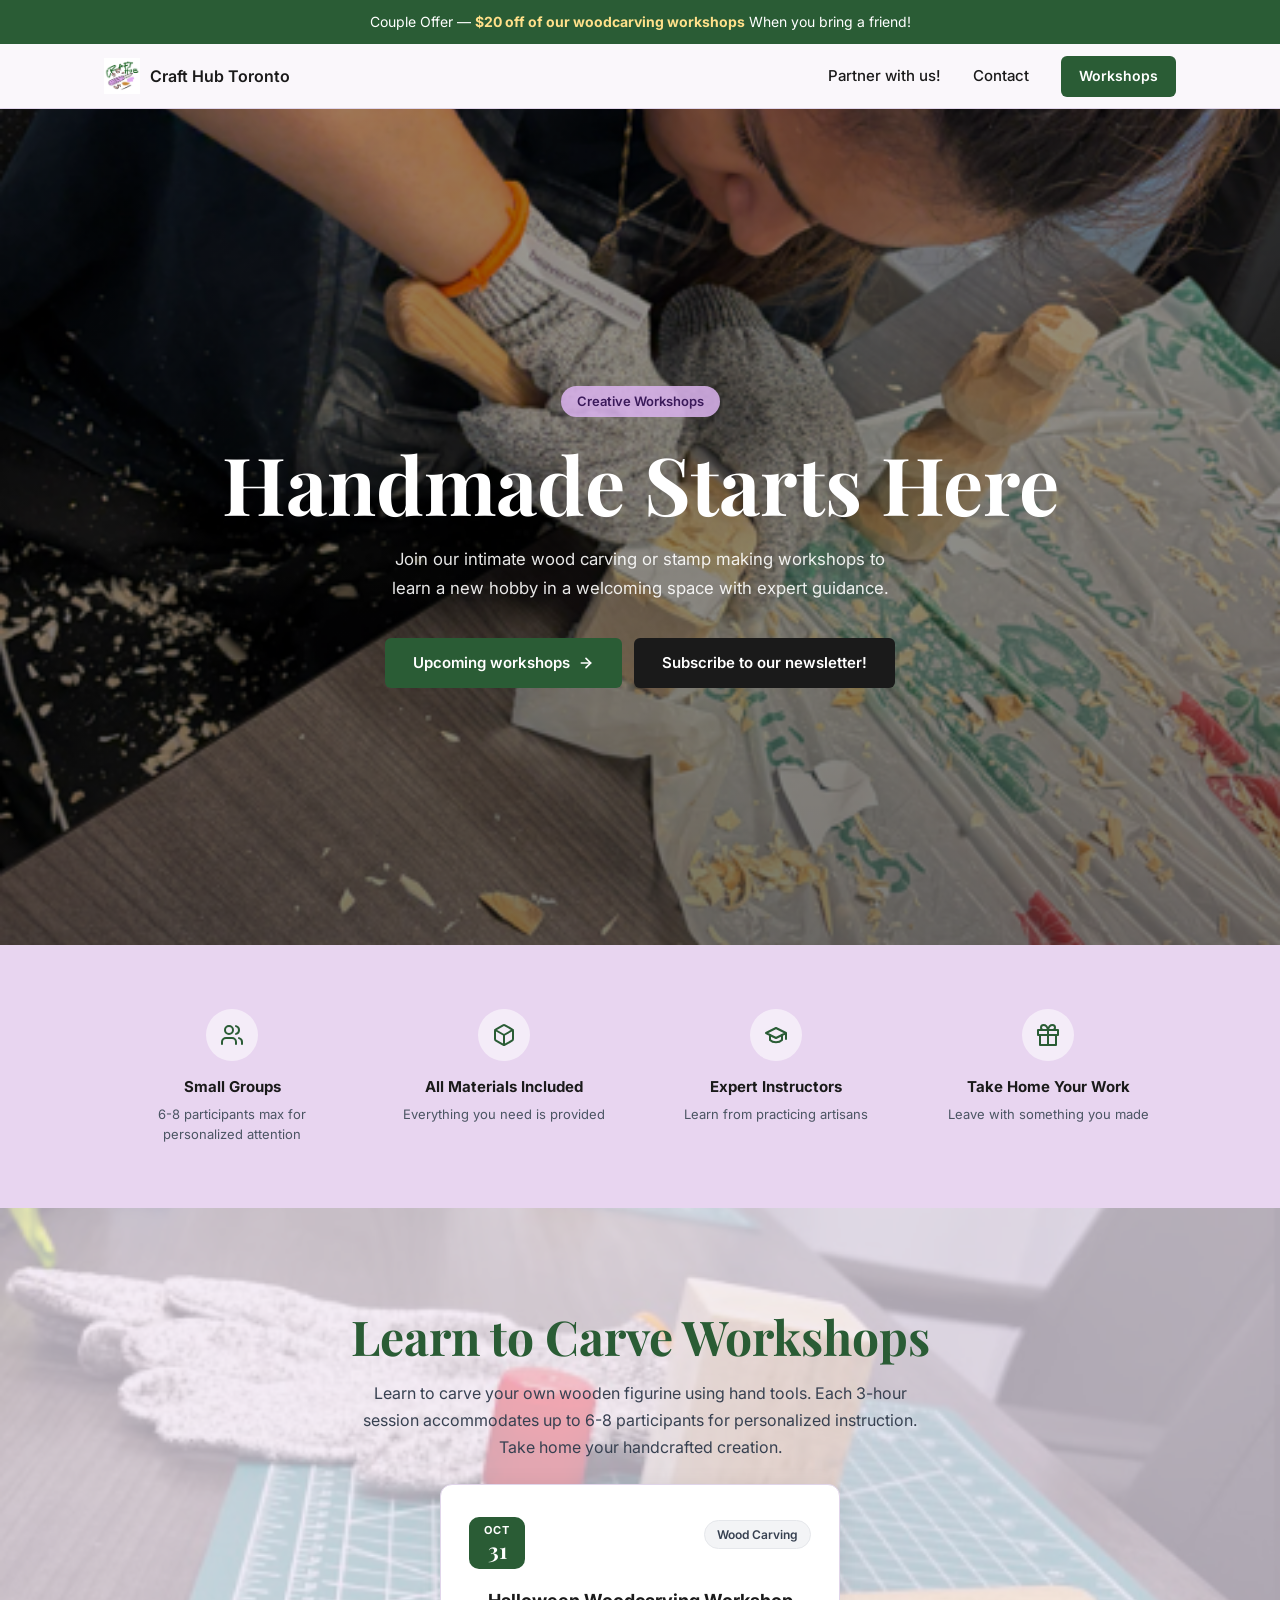
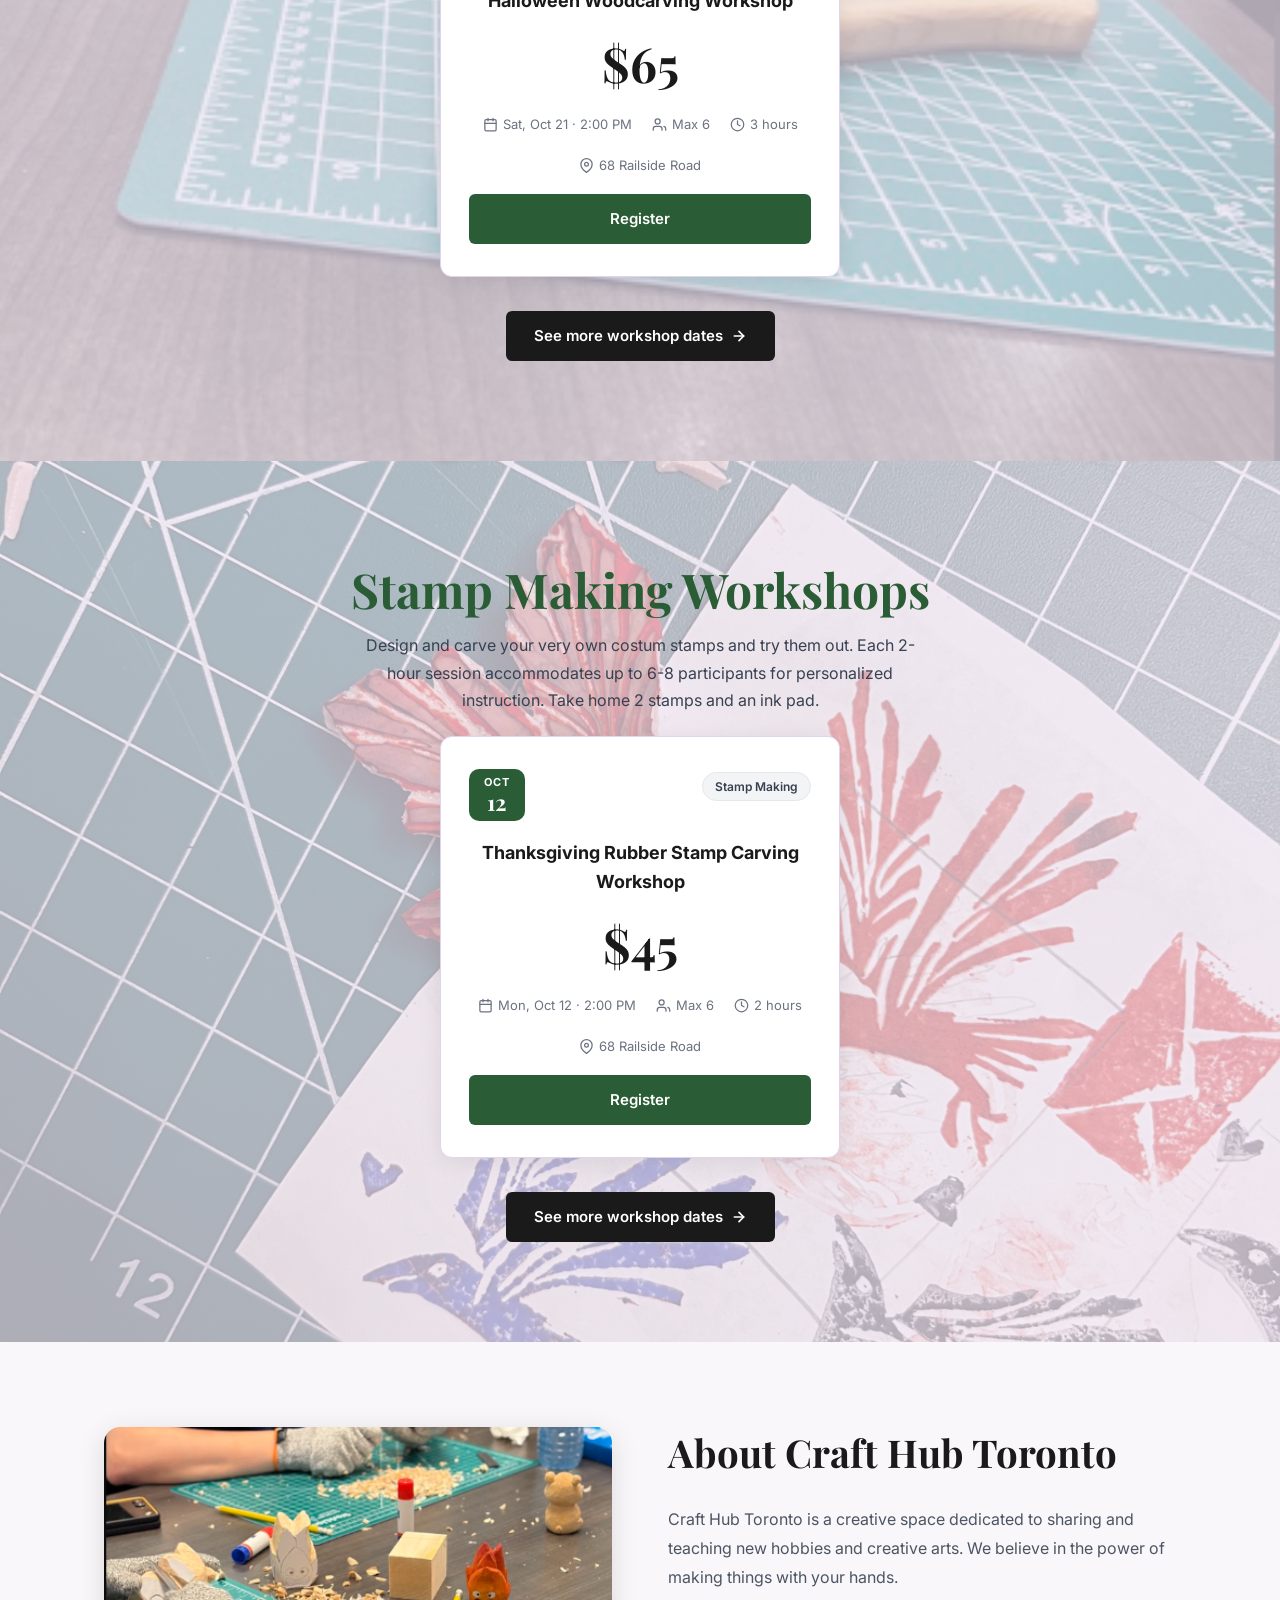
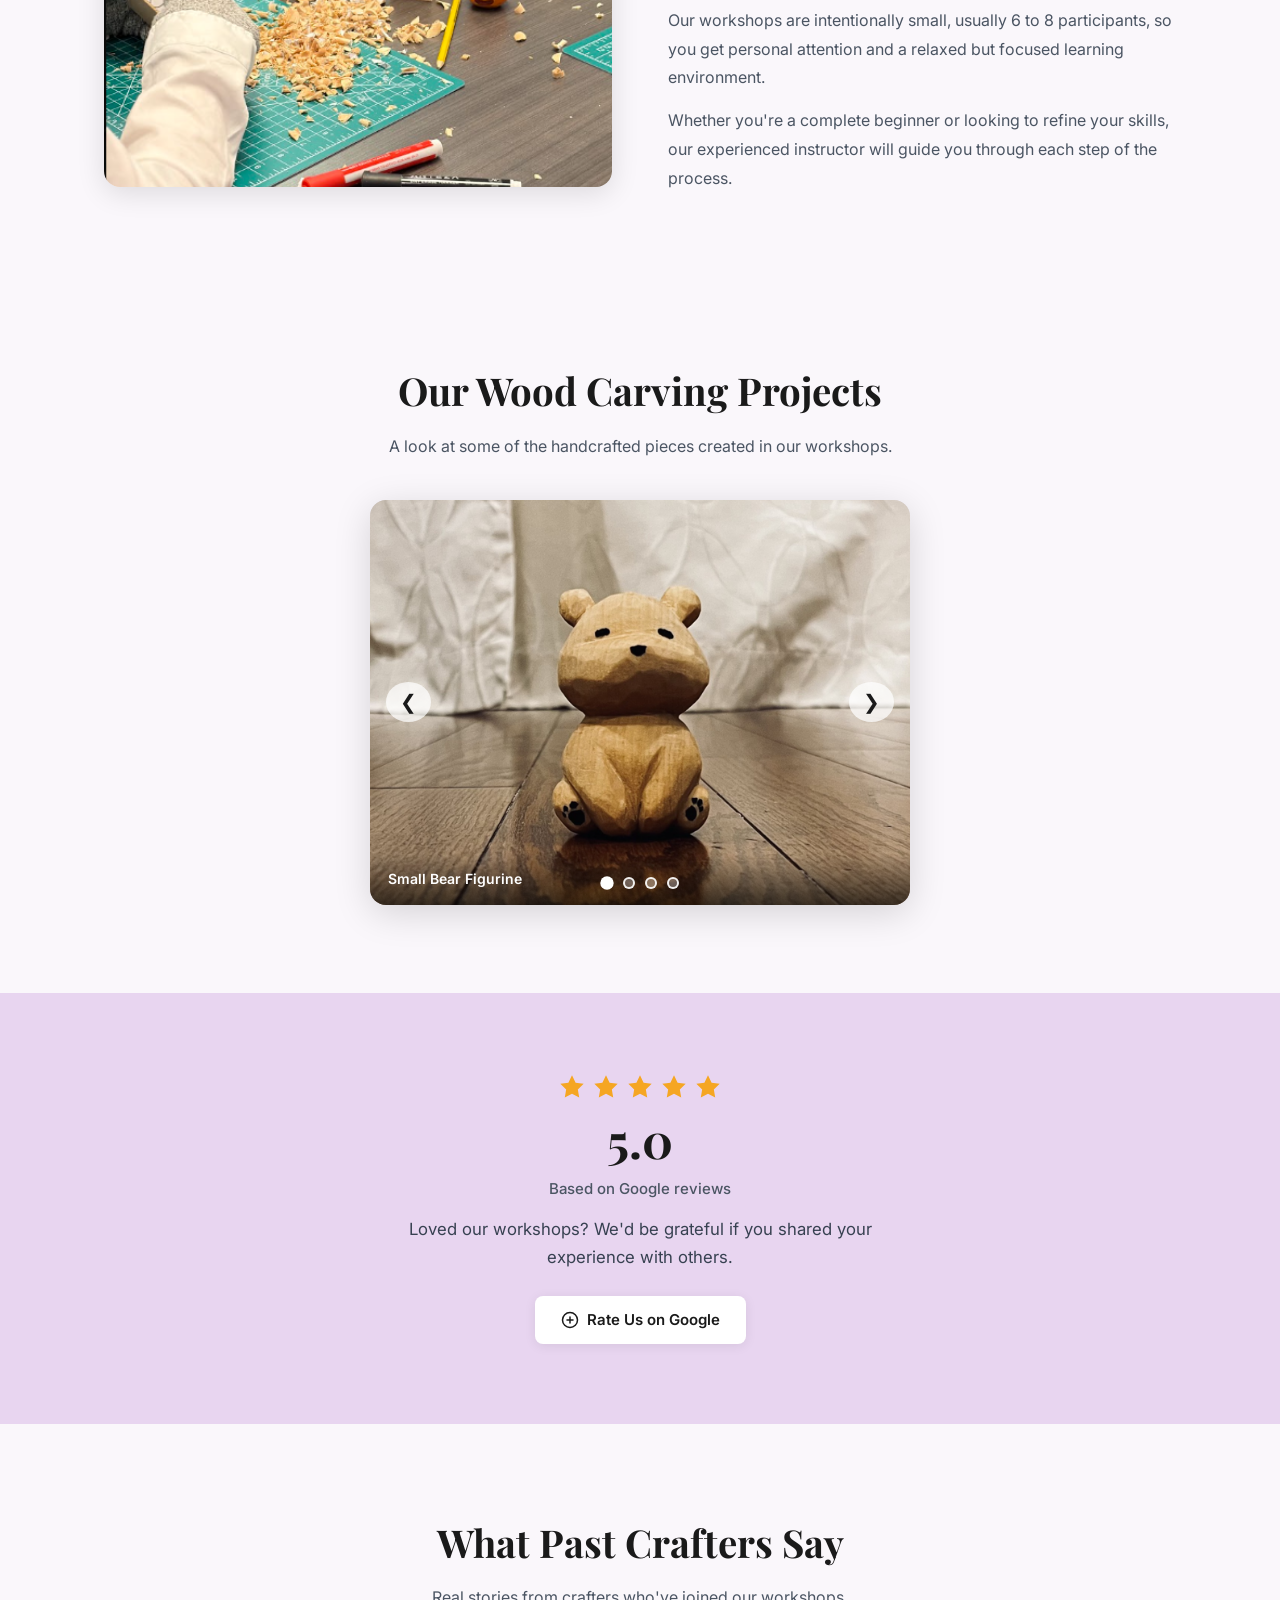
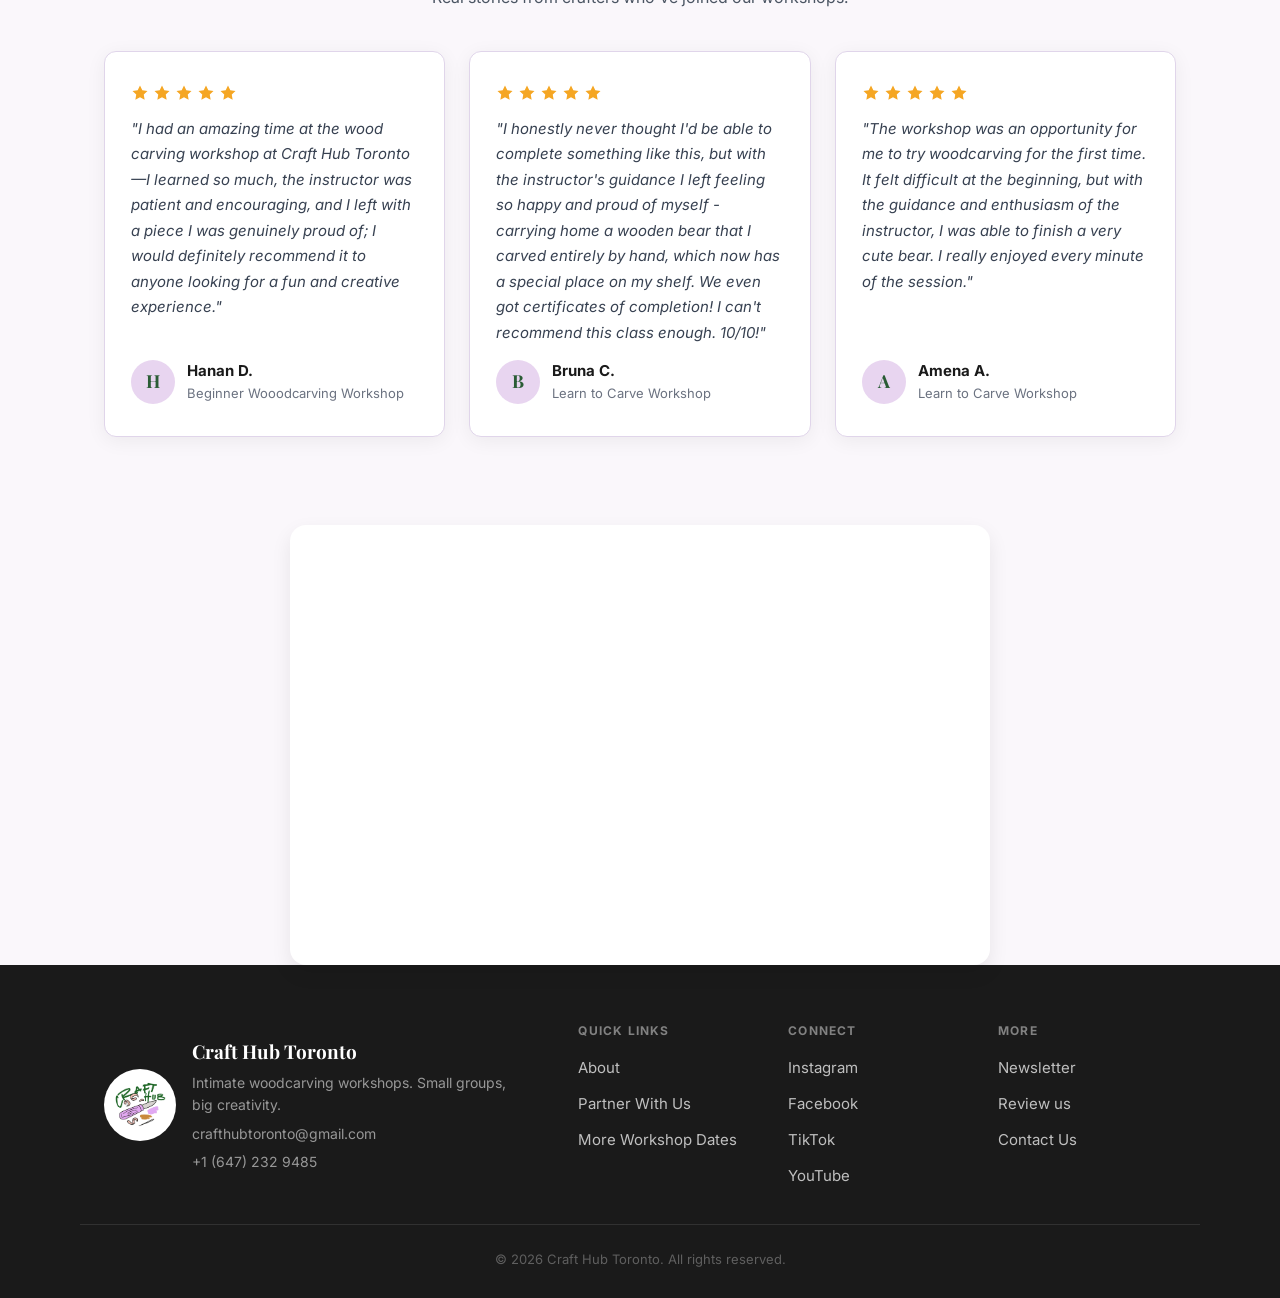
<file: index.html>
<!DOCTYPE html>
<html lang="en">
<head> 
  <meta charset="UTF-8" />  
  <meta name="viewport" content="width=device-width, initial-scale=1.0" />
  <title>Craft Hub Toronto | Woodcarving & Stamp Making Workshops</title>
  <meta name="description" content="Join our beginner woodcarving workshops at Craft Hub Toronto. Small groups, expert instruction, all materials provided." />
  <link rel="icon" type="image/x-icon" href="photos/favicon.ico">
  <link rel="stylesheet" href="style.css" />
  <link rel="preconnect" href="https://fonts.googleapis.com" />
  <link rel="preconnect" href="https://fonts.gstatic.com" crossorigin />
  <link href="https://fonts.googleapis.com/css2?family=Inter:wght@400;500;600;700&family=Playfair+Display:wght@600;700&display=swap" rel="stylesheet" />
</head>
<body>
  
  <!-- DISCOUNT BAR -->
  <div class="discount-bar">
    <div class="container discount-bar-inner">
      <span class="discount-text">Couple Offer — <strong>$20 off of our woodcarving workshops</strong> When you bring a friend!</span>
    </div>
  </div>
  
  <!-- HEADER -->
  <header class="site-header" id="top">
    <div class="container header-inner">
      <a href="#top" class="logo">
        <img src="photos/Logo.png" alt="Craft Hub Toronto logo" class="logo-img" onerror="this.style.display='none'" />
        <span class="logo-text">Craft Hub Toronto</span>
      </a>
      <nav class="nav-links" id="nav-links">
        <a href="../partnership" class="nav-link">Partner with us!</a>
        <a href="#contact" class="nav-link">Contact</a>
        <a href="https://www.zeffy.com/en-CA/organizations/craft-hub-toronto" target="_blank" class="btn btn-primary btn-sm">Workshops</a>
      </nav>
      <button class="hamburger" id="hamburger" aria-label="Toggle menu">
        <span></span><span></span><span></span>
      </button>
    </div>
  </header>

  <main>

    <!-- HERO -->
    <section class="hero" id="hero">
      <div class="hero-container">
        <img src="photos/Girl_Woodcarving2.png" fetchpriority="high" alt="Woodcarving girl" class="hero-bg" />
        <div class="hero-overlay"></div>
      </div>
      <div class="container hero-content">
        <span class="hero-badge">Creative Workshops</span>
        <h1 class="hero-headline">Handmade Starts Here</h1>
        <p class="hero-subheadline">
          Join our intimate wood carving or stamp making workshops to learn a new hobby in a welcoming space with expert guidance.
        </p>
        <div class="hero-actions">
          <a href="https://www.zeffy.com/en-CA/organizations/craft-hub-toronto" target="_blank" class="btn btn-primary btn-lg">
            Upcoming workshops
            <svg xmlns="http://www.w3.org/2000/svg" width="16" height="16" viewBox="0 0 24 24" fill="none" stroke="currentColor" stroke-width="2.5" stroke-linecap="round" stroke-linejoin="round"><path d="M5 12h14"/><path d="m12 5 7 7-7 7"/></svg>
          </a>
          <a href="#newsletter" class="btn btn-dark btn-lg">Subscribe to our newsletter!</a>
        </div>
      </div>
    </section>

    <!-- FEATURES -->
    <section class="features" id="features">
      <div class="container features-grid">

        <div class="feature-item">
          <div class="feature-icon">
            <svg xmlns="http://www.w3.org/2000/svg" width="24" height="24" viewBox="0 0 24 24" fill="none" stroke="currentColor" stroke-width="2" stroke-linecap="round" stroke-linejoin="round"><path d="M16 21v-2a4 4 0 0 0-4-4H6a4 4 0 0 0-4 4v2"/><circle cx="9" cy="7" r="4"/><path d="M22 21v-2a4 4 0 0 0-3-3.87"/><path d="M16 3.13a4 4 0 0 1 0 7.75"/></svg>
          </div>
          <h3 class="feature-title">Small Groups</h3>
          <p class="feature-desc">6-8 participants max for personalized attention</p>
        </div>

        <div class="feature-item">
          <div class="feature-icon">
            <svg xmlns="http://www.w3.org/2000/svg" width="24" height="24" viewBox="0 0 24 24" fill="none" stroke="currentColor" stroke-width="2" stroke-linecap="round" stroke-linejoin="round"><path d="M21 8a2 2 0 0 0-1-1.73l-7-4a2 2 0 0 0-2 0l-7 4A2 2 0 0 0 3 8v8a2 2 0 0 0 1 1.73l7 4a2 2 0 0 0 2 0l7-4A2 2 0 0 0 21 16Z"/><path d="m3.3 7 8.7 5 8.7-5"/><path d="M12 22V12"/></svg>
          </div>
          <h3 class="feature-title">All Materials Included</h3>
          <p class="feature-desc">Everything you need is provided</p>
        </div>

        <div class="feature-item">
          <div class="feature-icon">
            <svg xmlns="http://www.w3.org/2000/svg" width="24" height="24" viewBox="0 0 24 24" fill="none" stroke="currentColor" stroke-width="2" stroke-linecap="round" stroke-linejoin="round"><path d="M22 10v6M2 10l10-5 10 5-10 5z"/><path d="M6 12v5c3 3 9 3 12 0v-5"/></svg>
          </div>
          <h3 class="feature-title">Expert Instructors</h3>
          <p class="feature-desc">Learn from practicing artisans</p>
        </div>

        <div class="feature-item">
          <div class="feature-icon">
            <svg xmlns="http://www.w3.org/2000/svg" width="24" height="24" viewBox="0 0 24 24" fill="none" stroke="currentColor" stroke-width="2" stroke-linecap="round" stroke-linejoin="round"><polyline points="20 12 20 22 4 22 4 12"/><rect x="2" y="7" width="20" height="5"/><path d="M12 22V7"/><path d="M12 7H7.5a2.5 2.5 0 0 1 0-5C11 2 12 7 12 7z"/><path d="M12 7h4.5a2.5 2.5 0 0 0 0-5C13 2 12 7 12 7z"/></svg>
          </div>
          <h3 class="feature-title">Take Home Your Work</h3>
          <p class="feature-desc">Leave with something you made</p>
        </div>

      </div>
    </section>

    <!-- WORKSHOPS -->
    <section class="workshops" id="workshops">
      <div class="workshops-bg">
        <img src="photos/CuttingmatImage.png" alt="Woodcarving_Setup" class="workshops-img" />
        <div class="workshops-overlay"></div>
      </div>
      <div class="container workshops-content">
        <h2 class="workshops-title">Learn to Carve Workshops</h2>
        <p class="workshops-desc">
          Learn to carve your own wooden figurine using hand tools. Each 3-hour session accommodates up to 6-8 participants for personalized instruction. Take home your handcrafted creation.
        </p>

      
             <div class="workshop-card">
            <div class="workshop-date-row">
              <div class="workshop-date-block">
                <span class="workshop-date-month">OCT</span>
                <span class="workshop-date-day">31</span>
              </div>
              <span class="workshop-type-badge">Wood Carving</span>
            </div>
            <h3 class="workshop-card-title">Halloween Woodcarving Workshop</h3>
            <div class="workshop-price">$65</div>
            <div class="workshop-meta">
              <span class="workshop-meta-item">
                <svg xmlns="http://www.w3.org/2000/svg" width="15" height="15" viewBox="0 0 24 24" fill="none" stroke="currentColor" stroke-width="2" stroke-linecap="round" stroke-linejoin="round"><rect width="18" height="18" x="3" y="4" rx="2"/><path d="M16 2v4M8 2v4M3 10h18"/></svg>
                Sat, Oct 21 · 2:00 PM
              </span>
              <span class="workshop-meta-item">
                <svg xmlns="http://www.w3.org/2000/svg" width="15" height="15" viewBox="0 0 24 24" fill="none" stroke="currentColor" stroke-width="2" stroke-linecap="round" stroke-linejoin="round"><path d="M16 21v-2a4 4 0 0 0-4-4H6a4 4 0 0 0-4 4v2"/><circle cx="9" cy="7" r="4"/><path d="M22 21v-2a4 4 0 0 0-3-3.87"/></svg>
                Max 6
              </span>
              <span class="workshop-meta-item">
                <svg xmlns="http://www.w3.org/2000/svg" width="15" height="15" viewBox="0 0 24 24" fill="none" stroke="currentColor" stroke-width="2" stroke-linecap="round" stroke-linejoin="round"><circle cx="12" cy="12" r="10"/><polyline points="12 6 12 12 16 14"/></svg>
                3 hours
              </span>
               <span class="workshop-meta-item">
              <svg xmlns="http://www.w3.org/2000/svg" width="15" height="15" viewBox="0 0 24 24" fill="none" stroke="currentColor" stroke-width="2" stroke-linecap="round" stroke-linejoin="round"><path d="M21 10c0 7-9 13-9 13s-9-6-9-13a9 9 0 0 1 18 0z"></path><circle cx="12" cy="10" r="3"></circle></svg>
               68 Railside Road
              </span>
            </div>
            <a href="https://www.zeffy.com/en-CA/ticketing/learn-to-carve-workshop-halloween" target="_blank" class="btn btn-primary btn-lg btn-full">Register</a>
          </div>

         <a href="https://www.zeffy.com/en-CA/organizations/craft-hub-toronto" class="btn btn-dark btn-lg view-dates-link">
          See more workshop dates
          <svg xmlns="http://www.w3.org/2000/svg" width="16" height="16" viewBox="0 0 24 24" fill="none" stroke="currentColor" stroke-width="2.5" stroke-linecap="round" stroke-linejoin="round"><path d="M5 12h14"/><path d="m12 5 7 7-7 7"/></svg>
        </a>
      </div>
    </section>


        <section class="workshops" id="workshops">
      <div class="workshops-bg">
        <img src="photos/stamp4.jpeg" alt="Stampcarving_example" class="workshops-img" />
        <div class="workshops-overlay"></div>
      </div>
      <div class="container workshops-content">
        <h2 class="workshops-title">Stamp Making Workshops</h2>
        <p class="workshops-desc">
          Design and carve your very own costum stamps and try them out. Each 2-hour session accommodates up to 6-8 participants for personalized instruction. Take home 2 stamps and an ink pad.
        </p>

      
             <div class="workshop-card">
            <div class="workshop-date-row">
              <div class="workshop-date-block">
                <span class="workshop-date-month">OCT</span>
                <span class="workshop-date-day">12</span>
              </div>
              <span class="workshop-type-badge">Stamp Making</span>
            </div>
            <h3 class="workshop-card-title"> Thanksgiving Rubber Stamp Carving Workshop</h3>
            <div class="workshop-price">$45</div>
            <div class="workshop-meta">
              <span class="workshop-meta-item">
                <svg xmlns="http://www.w3.org/2000/svg" width="15" height="15" viewBox="0 0 24 24" fill="none" stroke="currentColor" stroke-width="2" stroke-linecap="round" stroke-linejoin="round"><rect width="18" height="18" x="3" y="4" rx="2"/><path d="M16 2v4M8 2v4M3 10h18"/></svg>
                Mon, Oct 12 · 2:00 PM
              </span>
              <span class="workshop-meta-item">
                <svg xmlns="http://www.w3.org/2000/svg" width="15" height="15" viewBox="0 0 24 24" fill="none" stroke="currentColor" stroke-width="2" stroke-linecap="round" stroke-linejoin="round"><path d="M16 21v-2a4 4 0 0 0-4-4H6a4 4 0 0 0-4 4v2"/><circle cx="9" cy="7" r="4"/><path d="M22 21v-2a4 4 0 0 0-3-3.87"/></svg>
                Max 6
              </span>
              <span class="workshop-meta-item">
                <svg xmlns="http://www.w3.org/2000/svg" width="15" height="15" viewBox="0 0 24 24" fill="none" stroke="currentColor" stroke-width="2" stroke-linecap="round" stroke-linejoin="round"><circle cx="12" cy="12" r="10"/><polyline points="12 6 12 12 16 14"/></svg>
                2 hours
              </span>
               <span class="workshop-meta-item">
              <svg xmlns="http://www.w3.org/2000/svg" width="15" height="15" viewBox="0 0 24 24" fill="none" stroke="currentColor" stroke-width="2" stroke-linecap="round" stroke-linejoin="round"><path d="M21 10c0 7-9 13-9 13s-9-6-9-13a9 9 0 0 1 18 0z"></path><circle cx="12" cy="10" r="3"></circle></svg>
               68 Railside Road
              </span>
            </div>
            <a href="https://www.zeffy.com/en-CA/ticketing/rubber-stamp-carving-workshop-thanksgiving" target="_blank" class="btn btn-primary btn-lg btn-full">Register</a>
          </div>

         <a href="https://www.zeffy.com/en-CA/organizations/craft-hub-toronto" class="btn btn-dark btn-lg view-dates-link">
          See more workshop dates
          <svg xmlns="http://www.w3.org/2000/svg" width="16" height="16" viewBox="0 0 24 24" fill="none" stroke="currentColor" stroke-width="2.5" stroke-linecap="round" stroke-linejoin="round"><path d="M5 12h14"/><path d="m12 5 7 7-7 7"/></svg>
        </a>
      </div>
    </section>

    <!-- ABOUT -->
 <section class="about" id="about">
      <div class="container about-inner">
        <div class="about-image">
          <img src="photos/Woodcarvingsession2.png" alt="About Us Image" />
        </div>
        <div class="about-text">
          <h2 class="about-title">About Craft Hub Toronto</h2>
          <p>Craft Hub Toronto is a creative space dedicated to sharing and teaching new hobbies and creative arts. We believe in the power of making things with your hands.</p>
          <p>Our workshops are intentionally small, usually 6 to 8 participants, so you get personal attention and a relaxed but focused learning environment.</p>
          <p>Whether you're a complete beginner or looking to refine your skills, our experienced instructor will guide you through each step of the process.</p>
        </div>
      </div>
    </section>
    
    <!-- DEMO / PROJECT SLIDESHOW -->
    <section class="demo" id="demo">
      <div class="container">
        <h2 class="demo-title">Our Wood Carving Projects</h2>
        <p class="demo-subtitle">A look at some of the handcrafted pieces created in our workshops.</p>

        <div class="slideshow" aria-live="polite">
          <div class="slideshow-track">
            <div class="slideshow-slide active">
              <img src="photos/Slideshow_Image1_Bear.png" alt="Small Wooden bear" />
              <div class="slideshow-caption">Small Bear Figurine</div>
            </div>
            <div class="slideshow-slide">
              <img src="photos/Slideshow_Image2_Calcifer.png" alt="Calcifer Fire" />
              <div class="slideshow-caption">Calcifer From Howl's Moving Castle</div>
            </div>
            <div class="slideshow-slide robot-slide">
              <img src="photos/Slideshow_Image3_Robot.jpeg" alt="Wooden Robot" />
              <div class="slideshow-caption">Simple Robot</div>
            </div>
            <div class="slideshow-slide">
              <img src="photos/Slideshow_Image4_Frankestien.jpeg" alt="Frankestien" />
              <div class="slideshow-caption">Frankestien</div>
            </div>
          </div>

          <button class="arrow left" id="prev" aria-label="Previous slide">&#10094;</button>
          <button class="arrow right" id="next" aria-label="Next slide">&#10095;</button>

          <div class="slideshow-dots" aria-label="Slide navigation">
            <button class="dot active" data-index="0" aria-label="Go to slide 1" aria-current="true"></button>
            <button class="dot" data-index="1" aria-label="Go to slide 2" aria-current="false"></button>
            <button class="dot" data-index="2" aria-label="Go to slide 3" aria-current="false"></button>
            <button class="dot" data-index="3" aria-label="Go to slide 4" aria-current="false"></button>
          </div>
        </div>
      </div>
    </section>

    <!-- GOOGLE REVIEWS -->
    <section class="reviews" id="reviews">
      <div class="container reviews-inner">
        <div class="reviews-stars">
          <svg xmlns="http://www.w3.org/2000/svg" width="28" height="28" viewBox="0 0 24 24" fill="currentColor"><polygon points="12 2 15.09 8.26 22 9.27 17 14.14 18.18 21.02 12 17.77 5.82 21.02 7 14.14 2 9.27 8.91 8.26 12 2"/></svg>
          <svg xmlns="http://www.w3.org/2000/svg" width="28" height="28" viewBox="0 0 24 24" fill="currentColor"><polygon points="12 2 15.09 8.26 22 9.27 17 14.14 18.18 21.02 12 17.77 5.82 21.02 7 14.14 2 9.27 8.91 8.26 12 2"/></svg>
          <svg xmlns="http://www.w3.org/2000/svg" width="28" height="28" viewBox="0 0 24 24" fill="currentColor"><polygon points="12 2 15.09 8.26 22 9.27 17 14.14 18.18 21.02 12 17.77 5.82 21.02 7 14.14 2 9.27 8.91 8.26 12 2"/></svg>
          <svg xmlns="http://www.w3.org/2000/svg" width="28" height="28" viewBox="0 0 24 24" fill="currentColor"><polygon points="12 2 15.09 8.26 22 9.27 17 14.14 18.18 21.02 12 17.77 5.82 21.02 7 14.14 2 9.27 8.91 8.26 12 2"/></svg>
          <svg xmlns="http://www.w3.org/2000/svg" width="28" height="28" viewBox="0 0 24 24" fill="currentColor"><polygon points="12 2 15.09 8.26 22 9.27 17 14.14 18.18 21.02 12 17.77 5.82 21.02 7 14.14 2 9.27 8.91 8.26 12 2"/></svg>
        </div>
        <div class="reviews-rating">5.0</div>
        <div class="reviews-count">Based on Google reviews</div>
        <p class="reviews-text">Loved our workshops? We'd be grateful if you shared your experience with others.</p>
        <a href="https://g.page/r/CT9oLrKWbv3tEAE/review" target="_blank" class="reviews-cta">
          <svg xmlns="https://www.google.com/maps/place//@43.7198354,-79.3776555,11z/data=!3m1!4b1!4m3!3m2!1s0x64860788689e841b:0xedfd6e96b22e683f!12e1?entry=ttu&g_ep=EgoyMDI2MDcyOS4wIKXMDSoASAFQAw%3D%3D" width="18" height="18" viewBox="0 0 24 24" fill="none" stroke="currentColor" stroke-width="2" stroke-linecap="round" stroke-linejoin="round"><path d="M12 2a10 10 0 1 0 0 20 10 10 0 0 0 0-20Z"/><path d="M12 8v8"/><path d="M8 12h8"/></svg>
          Rate Us on Google
        </a>
      </div>
    </section>

    
    <!-- TESTIMONIALS -->
    <section class="testimonials" id="testimonials">
      <div class="container">
        <h2 class="demo-title">What Past Crafters Say</h2>
        <p class="demo-subtitle">Real stories from crafters who've joined our workshops.</p>
        <div class="testimonials-grid">

          <div class="testimonial-card">
            <div class="testimonial-stars">
              <svg xmlns="http://www.w3.org/2000/svg" width="18" height="18" viewBox="0 0 24 24" fill="currentColor"><polygon points="12 2 15.09 8.26 22 9.27 17 14.14 18.18 21.02 12 17.77 5.82 21.02 7 14.14 2 9.27 8.91 8.26 12 2"/></svg>
              <svg xmlns="http://www.w3.org/2000/svg" width="18" height="18" viewBox="0 0 24 24" fill="currentColor"><polygon points="12 2 15.09 8.26 22 9.27 17 14.14 18.18 21.02 12 17.77 5.82 21.02 7 14.14 2 9.27 8.91 8.26 12 2"/></svg>
              <svg xmlns="http://www.w3.org/2000/svg" width="18" height="18" viewBox="0 0 24 24" fill="currentColor"><polygon points="12 2 15.09 8.26 22 9.27 17 14.14 18.18 21.02 12 17.77 5.82 21.02 7 14.14 2 9.27 8.91 8.26 12 2"/></svg>
              <svg xmlns="http://www.w3.org/2000/svg" width="18" height="18" viewBox="0 0 24 24" fill="currentColor"><polygon points="12 2 15.09 8.26 22 9.27 17 14.14 18.18 21.02 12 17.77 5.82 21.02 7 14.14 2 9.27 8.91 8.26 12 2"/></svg>
              <svg xmlns="http://www.w3.org/2000/svg" width="18" height="18" viewBox="0 0 24 24" fill="currentColor"><polygon points="12 2 15.09 8.26 22 9.27 17 14.14 18.18 21.02 12 17.77 5.82 21.02 7 14.14 2 9.27 8.91 8.26 12 2"/></svg>
            </div>
            <p class="testimonial-text">"I had an amazing time at the wood carving workshop at Craft Hub Toronto—I learned so much, the instructor was patient and encouraging, and I left with a piece I was genuinely proud of; I would definitely recommend it to anyone looking for a fun and creative experience."</p>
            <div class="testimonial-author">
              <div class="testimonial-avatar">H</div>
              <div>
                <div class="testimonial-name">Hanan D.</div>
                <div class="testimonial-role">Beginner Wooodcarving Workshop</div>
              </div>
            </div>
          </div>

          <div class="testimonial-card">
            <div class="testimonial-stars">
              <svg xmlns="http://www.w3.org/2000/svg" width="18" height="18" viewBox="0 0 24 24" fill="currentColor"><polygon points="12 2 15.09 8.26 22 9.27 17 14.14 18.18 21.02 12 17.77 5.82 21.02 7 14.14 2 9.27 8.91 8.26 12 2"/></svg>
              <svg xmlns="http://www.w3.org/2000/svg" width="18" height="18" viewBox="0 0 24 24" fill="currentColor"><polygon points="12 2 15.09 8.26 22 9.27 17 14.14 18.18 21.02 12 17.77 5.82 21.02 7 14.14 2 9.27 8.91 8.26 12 2"/></svg>
              <svg xmlns="http://www.w3.org/2000/svg" width="18" height="18" viewBox="0 0 24 24" fill="currentColor"><polygon points="12 2 15.09 8.26 22 9.27 17 14.14 18.18 21.02 12 17.77 5.82 21.02 7 14.14 2 9.27 8.91 8.26 12 2"/></svg>
              <svg xmlns="http://www.w3.org/2000/svg" width="18" height="18" viewBox="0 0 24 24" fill="currentColor"><polygon points="12 2 15.09 8.26 22 9.27 17 14.14 18.18 21.02 12 17.77 5.82 21.02 7 14.14 2 9.27 8.91 8.26 12 2"/></svg>
              <svg xmlns="http://www.w3.org/2000/svg" width="18" height="18" viewBox="0 0 24 24" fill="currentColor"><polygon points="12 2 15.09 8.26 22 9.27 17 14.14 18.18 21.02 12 17.77 5.82 21.02 7 14.14 2 9.27 8.91 8.26 12 2"/></svg>
            </div>
            <p class="testimonial-text">"I honestly never thought I'd be able to complete something like this, but with the instructor's guidance I left feeling so happy and proud of myself - carrying home a wooden bear that I carved entirely by hand, which now has a special place on my shelf. We even got certificates of completion! I can't recommend this class enough. 10/10!"</p>
            <div class="testimonial-author">
              <div class="testimonial-avatar">B</div>
              <div>
                <div class="testimonial-name">Bruna C.</div>
                <div class="testimonial-role">Learn to Carve Workshop</div>
              </div>
            </div>
          </div>

          <div class="testimonial-card">
            <div class="testimonial-stars">
              <svg xmlns="http://www.w3.org/2000/svg" width="18" height="18" viewBox="0 0 24 24" fill="currentColor"><polygon points="12 2 15.09 8.26 22 9.27 17 14.14 18.18 21.02 12 17.77 5.82 21.02 7 14.14 2 9.27 8.91 8.26 12 2"/></svg>
              <svg xmlns="http://www.w3.org/2000/svg" width="18" height="18" viewBox="0 0 24 24" fill="currentColor"><polygon points="12 2 15.09 8.26 22 9.27 17 14.14 18.18 21.02 12 17.77 5.82 21.02 7 14.14 2 9.27 8.91 8.26 12 2"/></svg>
              <svg xmlns="http://www.w3.org/2000/svg" width="18" height="18" viewBox="0 0 24 24" fill="currentColor"><polygon points="12 2 15.09 8.26 22 9.27 17 14.14 18.18 21.02 12 17.77 5.82 21.02 7 14.14 2 9.27 8.91 8.26 12 2"/></svg>
              <svg xmlns="http://www.w3.org/2000/svg" width="18" height="18" viewBox="0 0 24 24" fill="currentColor"><polygon points="12 2 15.09 8.26 22 9.27 17 14.14 18.18 21.02 12 17.77 5.82 21.02 7 14.14 2 9.27 8.91 8.26 12 2"/></svg>
              <svg xmlns="http://www.w3.org/2000/svg" width="18" height="18" viewBox="0 0 24 24" fill="currentColor"><polygon points="12 2 15.09 8.26 22 9.27 17 14.14 18.18 21.02 12 17.77 5.82 21.02 7 14.14 2 9.27 8.91 8.26 12 2"/></svg>
            </div>
            <p class="testimonial-text">"The workshop was an opportunity for me to try woodcarving for the first time. It felt difficult at the beginning, but with the guidance and enthusiasm of the instructor, I was able to finish a very cute bear. I really enjoyed every minute of the session."</p>
            <div class="testimonial-author">
              <div class="testimonial-avatar">A</div>
              <div>
                <div class="testimonial-name">Amena A.</div>
                <div class="testimonial-role">Learn to Carve Workshop</div>
              </div>
            </div>
          </div>

        </div>
      </div>
    </section>

    <!-- NEWSLETTER -->
     <section class="newsletter" id="newsletter">
       <div id="zeffy-container">
         <iframe title='Signup form powered by Zeffy' style='position:absolute;border:0;top:0;left:0;bottom:0;right:0;width:100%;height:100%' src='https://www.zeffy.com/en-CA/embed/newsletter-form/subscribe-to-get-notified-about-new-events-99527' allowTransparency="true"></iframe>
       </div>
     </section>
        
  <!-- FOOTER -->
  <footer class="site-footer" id="contact">
    <div class="container footer-inner">
      <div class="footer-brand">
        <img src="/photos/Logo.png" alt="Craft Hub logo" class="footer-logo-img" onerror="this.style.display='none'" />
        <div class="footer-brand-text">
          <span class="footer-name">Craft Hub Toronto</span>
          <p class="footer-tagline">Intimate woodcarving workshops. Small groups, big creativity.</p>
          <a href="mailto:crafthubtoronto@gmail.com" class="footer-tagline">crafthubtoronto@gmail.com</a>    
          <p class="footer-tagline">+1 (647) 232 9485</p>
        </div>
      </div>
     <div class="footer-columns">
        <div class="footer-col">
          <h4 class="footer-col-title">Quick Links</h4>
          <a href="#about" class="footer-link">About</a>
          <a href="../partnership" class="footer-link">Partner With Us</a>
          <a href="https://www.zeffy.com/en-CA/organizations/craft-hub-toronto" class="footer-link">More Workshop Dates</a>
        </div>
        <div class="footer-col">
          <h4 class="footer-col-title">Connect</h4>
          <a href="https://instagram.com/crafthubtoronto" target="_blank" class="footer-link">Instagram</a>
          <a href="https://www.facebook.com/profile.php?id=61591585078550" target="_blank" class="footer-link">Facebook</a>
          <a href="https://www.tiktok.com/@crafthubtoronto" class="footer-link">TikTok</a>
          <a href="https://www.youtube.com/@CraftHubToronto" class="footer-link">YouTube</a>
        </div>
        <div class="footer-col">
          <h4 class="footer-col-title">More</h4>
          <a href="#newsletter" class="footer-link">Newsletter</a>
          <a href="https://g.page/r/CT9oLrKWbv3tEAE/review" target="_blank" class="footer-link">Review us</a>
          <a href="#contact" class="footer-link">Contact Us</a>
        </div>
      </div>
    </div>
    <p class="footer-copy">&copy; 2026 Craft Hub Toronto. All rights reserved.</p>
  </footer>
  <script src="script.js"></script>
</body>
</html>
</file>
<file: style.css>
/* ============================================
   CRAFT HUB TORONTO — STYLESHEET
   Matching crafthubtoronto.ca
   ============================================ */ 

:root { 
  --bg: #faf7fb;           /* very light pinkish white */
  --primary: #2a5c35;      /* forest green */
  --primary-dark: #1e4228;
  --primary-fg: #ffffff;
  --lavender: #e8d5f0;     /* features section bg */
  --lavender-icon: #d5c0e8;
  --foreground: #1a1a1a;
  --muted: #6b7280;
  --border: #e0d5ea;
  --card: #ffffff;
  --font-sans: 'Inter', system-ui, sans-serif;
  --font-display: 'Playfair Display', Georgia, serif;
}

*, *::before, *::after { box-sizing: border-box; margin: 0; padding: 0; }
html { scroll-behavior: smooth; }
body { font-family: var(--font-sans); background: var(--bg); color: var(--foreground); line-height: 1.6; }
img { max-width: 100%; display: block; }
a { text-decoration: none; color: inherit; }

.container {
  width: 100%;
  max-width: 1120px;
  margin: 0 auto;
  padding: 0 24px;
}

/* ---- Buttons ---- */
.btn {
  display: inline-flex;
  align-items: center;
  gap: 8px;
  font-family: var(--font-sans);
  font-weight: 600;
  border-radius: 6px;
  cursor: pointer;
  border: none;
  transition: opacity 0.15s, transform 0.15s;
  white-space: nowrap;
}
.btn:hover { opacity: 0.88; transform: translateY(-1px); }
.btn-sm  { padding: 9px 18px; font-size: 14px; }
.btn-lg  { padding: 13px 28px; font-size: 15px; }
.btn-full { width: 100%; justify-content: center; }

.btn-primary { background: var(--primary); color: #fff; }
.btn-dark    { background: #1a1a1a; color: #fff; }

/* ============================================
   HEADER
   ============================================ */
.site-header {
  position: sticky;
  top: 0;
  z-index: 100;
  background: var(--bg);
  border-bottom: 1px solid var(--border);
}
.header-inner {
  display: flex;
  align-items: center;
  justify-content: space-between;
  height: 64px;
}
.logo {
  display: flex;
  align-items: center;
  gap: 10px;
  font-weight: 700;
  font-size: 16px;
  color: var(--foreground);
}
.logo-img { width: 36px; height: 36px; object-fit: contain; }
.logo-text { font-weight: 600; }

.nav-links {
  display: flex;
  align-items: center;
  gap: 32px;
}
.nav-link {
  font-size: 15px;
  color: var(--foreground);
  font-weight: 500;
  transition: color 0.2s;
}
.nav-link:hover { color: var(--primary); }

.hamburger {
  display: none;
  flex-direction: column;
  gap: 5px;
  background: none;
  border: none;
  cursor: pointer;
  padding: 4px;
}
.hamburger span {
  display: block; width: 24px; height: 2px;
  background: var(--foreground); border-radius: 2px; transition: all 0.3s;
}
.hamburger.open span:nth-child(1) { transform: translateY(7px) rotate(45deg); }
.hamburger.open span:nth-child(2) { opacity: 0; }
.hamburger.open span:nth-child(3) { transform: translateY(-7px) rotate(-45deg); }

/* ============================================
   HERO
   ============================================ */
.hero {
  position: relative;
  min-height: calc(100vh - 64px);
  display: flex;
  align-items: center;
  justify-content: center;
  overflow: hidden;
  background: #1a1a1a;
}
.hero-container {
  position: absolute;
  inset: 0;
  width: 100%;
  height: 100%;
}

.hero-bg {
  position: absolute;
  inset: 0;
  width: 100%;
  height: 100%;
  object-fit: cover;
  object-position: center;
  z-index: 0;
}

.hero-overlay {
  position: absolute;
  inset: 0;
  background: linear-gradient(to bottom, rgba(0,0,0,0.38) 0%, rgba(0,0,0,0.52) 100%);
  z-index: 1;
}
.hero-content {
  position: relative;
  z-index: 2;
  text-align: center;
  padding: 120px 24px 100px;
  width: 100%;
}
.hero-badge {
  display: inline-block;
  background: rgba(220, 180, 240, 0.85);
  color: #3a1a5a;
  font-size: 13px;
  font-weight: 600;
  padding: 5px 16px;
  border-radius: 999px;
  margin-bottom: 22px;
}
.hero-headline {
  font-family: var(--font-display);
  font-size: clamp(2.8rem, 7vw, 5rem);
  font-weight: 700;
  color: #ffffff;
  line-height: 1.1;
  margin-bottom: 18px;
}
.hero-subheadline {
  font-size: 1.05rem;
  color: rgba(255,255,255,0.9);
  max-width: 520px;
  margin: 0 auto 36px;
  line-height: 1.7;
}
.hero-actions {
  display: flex;
  justify-content: center;
  gap: 12px;
  flex-wrap: wrap;
}

/* ============================================
   FEATURES (lavender bar)
   ============================================ */
.features {
  background: var(--lavender);
  padding: 56px 0;
}
.features-grid {
  display: grid;
  grid-template-columns: repeat(4, 1fr);
  gap: 16px;
  text-align: center;
}
.feature-item { padding: 8px 16px; }
.feature-icon {
  width: 52px; height: 52px;
  background: rgba(255,255,255,0.55);
  border-radius: 50%;
  display: flex;
  align-items: center;
  justify-content: center;
  margin: 0 auto 14px;
  color: var(--primary);
}
.feature-title {
  font-size: 15px;
  font-weight: 700;
  color: var(--foreground);
  margin-bottom: 6px;
}
.feature-desc {
  font-size: 13px;
  color: #4b5563;
  line-height: 1.5;
}

/* ============================================
   WORKSHOPS
   ============================================ */
.workshops {
  position: relative;
  padding: 100px 0;
  overflow: hidden;
}
.workshops-bg { position: absolute; inset: 0; z-index: 0; }
.workshops-img { width: 100%; height: 100%; object-fit: cover; object-position: center; }
.workshops-overlay {
  position: absolute; inset: 0;
  background: rgba(240, 230, 245, 0.72);
}
.workshops-content {
  position: relative;
  z-index: 1;
  display: flex;
  flex-direction: column;
  align-items: center;
  text-align: center;
  gap: 14px;
}
.coming-soon-badge {
  display: inline-block;
  background: rgba(220, 180, 240, 0.9);
  color: #3a1a5a;
  font-size: 13px;
  font-weight: 600;
  padding: 5px 16px;
  border-radius: 999px;
}
.workshops-title {
  font-family: var(--font-display);
  font-size: clamp(2rem, 5vw, 3rem);
  font-weight: 700;
  color: var(--primary);
  line-height: 1.2;
}
.workshops-desc {
  font-size: 1rem;
  color: #374151;
  max-width: 560px;
  line-height: 1.7;
}
.workshop-card {
  background: var(--card);
  border: 1px solid var(--border);
  border-radius: 12px;
  padding: 36px 32px;
  max-width: 400px;
  width: 100%;
  text-align: center;
  box-shadow: 0 4px 24px rgba(0,0,0,0.10);
  margin-top: 8px;
}
.workshop-type-badge {
  display: inline-block;
  background: #f3f4f6;
  border: 1px solid #e5e7eb;
  color: #374151;
  font-size: 12px;
  font-weight: 600;
  padding: 4px 12px;
  border-radius: 999px;
  margin-bottom: 16px;
}
.workshop-price {
  font-family: var(--font-display);
  font-size: 3rem;
  font-weight: 700;
  color: var(--foreground);
  margin-bottom: 12px;
}
.workshop-meta {
  display: flex;
  justify-content: center;
  gap: 20px;
  flex-wrap: wrap;
  margin-bottom: 18px;
}
.workshop-meta-item {
  display: flex;
  align-items: center;
  gap: 5px;
  font-size: 13px;
  color: var(--muted);
}
.workshop-cta-text {
  font-size: 13px;
  color: var(--muted);
  line-height: 1.6;
  margin-bottom: 20px;
}
.workshop-date-label {
  display: inline-flex;
  align-items: center;
  gap: 6px;
  font-size: 14px;
  font-weight: 600;
  color: var(--primary);
  background: rgba(42, 92, 53, 0.08);
  padding: 6px 14px;
  border-radius: 8px;
  margin-bottom: 16px;
}
.view-dates-link {
  margin-top: 20px;
}

/* ============================================
   WORKSHOPS GRID (side-by-side cards)
   ============================================ */
.workshops-grid {
  display: grid;
  grid-template-columns: repeat(auto-fit, minmax(280px, 1fr));
  gap: 24px;
  margin-top: 32px;
}
.workshop-card {
  display: flex;
  flex-direction: column;
  align-items: center;
  background: var(--card);
  border: 1px solid var(--border);
  border-radius: 12px;
  padding: 32px 28px;
  text-align: center;
  box-shadow: 0 4px 24px rgba(0,0,0,0.08);
  transition: box-shadow 0.25s, transform 0.25s;
}
.workshop-card:hover {
  box-shadow: 0 8px 32px rgba(0,0,0,0.12);
  transform: translateY(-4px);
}
.workshop-card .btn { margin-top: auto; }
.workshop-date-row {
  display: flex;
  align-items: center;
  justify-content: space-between;
  width: 100%;
  margin-bottom: 18px;
}
.workshop-date-block {
  display: flex;
  flex-direction: column;
  align-items: center;
  background: var(--primary);
  color: #fff;
  border-radius: 10px;
  padding: 8px 14px;
  line-height: 1;
  min-width: 56px;
}
.workshop-date-month {
  font-size: 11px;
  font-weight: 700;
  letter-spacing: 0.08em;
  margin-bottom: 3px;
}
.workshop-date-day {
  font-family: var(--font-display);
  font-size: 22px;
  font-weight: 700;
}
.workshop-card-title {
  font-size: 18px;
  font-weight: 700;
  color: var(--foreground);
  margin-bottom: 10px;
}

/* Workshops page header */
.workshops-page-header {
  background: var(--lavender);
  padding: 64px 0 48px;
  text-align: center;
}
.workshops-page-header .coming-soon-badge { margin-bottom: 16px; }
.workshops-page-title {
  font-family: var(--font-display);
  font-size: clamp(2rem, 5vw, 3rem);
  font-weight: 700;
  color: var(--primary);
  margin-bottom: 16px;
}
.workshops-page-desc {
  font-size: 1rem;
  color: #374151;
  max-width: 560px;
  margin: 0 auto 24px;
  line-height: 1.7;
}
.back-link {
  display: inline-flex;
  align-items: center;
  gap: 6px;
  font-size: 14px;
  font-weight: 600;
  color: var(--primary);
  transition: opacity 0.2s;
}
.back-link:hover { opacity: 0.75; }

/* Workshops dates section */
.workshops-dates {
  padding: 72px 0 96px;
  background: var(--bg);
}
.dates-section-title {
  font-family: var(--font-display);
  font-size: clamp(1.6rem, 4vw, 2.2rem);
  font-weight: 700;
  color: var(--foreground);
  text-align: center;
}

/* ============================================
   ABOUT
   ============================================ */
.about {
  padding: 80px 0;
  background: var(--bg);
}
.about-inner {
  display: grid;
  grid-template-columns: 1fr 1fr;
  gap: 56px;
  align-items: center;
}
.about-image {
  border-radius: 16px;
  overflow: hidden;
  box-shadow: 0 6px 28px rgba(0,0,0,0.12);
}
.about-image img {
  width: 100%;
  height: 360px;
  object-fit: cover;
  transition: transform 0.4s;
}
.about-image:hover img { transform: scale(1.04); }
.about-text { max-width: 520px; }
.about-title {
  font-family: var(--font-display);
  font-size: clamp(1.8rem, 4vw, 2.4rem);
  font-weight: 700;
  color: var(--foreground);
  margin-bottom: 22px;
}
.about-text p {
  font-size: 1rem;
  color: #4b5563;
  line-height: 1.8;
  margin-bottom: 14px;
}
.about-text p:last-child { margin-bottom: 0; }

/* ============================================
   DEMO / PROJECT SLIDESHOW
   ============================================ */
.demo {
  padding: 88px 0;
  background: var(--bg);
  text-align: center;
}
.demo-title {
  font-family: var(--font-display);
  font-size: clamp(1.8rem, 4vw, 2.4rem);
  font-weight: 700;
  color: var(--foreground);
  margin-bottom: 12px;
}
.demo-subtitle {
  font-size: 1rem;
  color: #4b5563;
  margin-bottom: 40px;
  max-width: 540px;
  margin-left: auto;
  margin-right: auto;
}
.slideshow {
  position: relative;
  max-width: 540px;
  margin: 0 auto;
  aspect-ratio: 4 / 3;
  border-radius: 16px;
  overflow: hidden;
  box-shadow: 0 8px 36px rgba(0,0,0,0.15);
  background: #e9e2eb;
}
.slideshow-track {
  position: relative;
  width: 100%;
  height: 100%;
}
.slideshow-slide {
  position: absolute;
  inset: 0;
  opacity: 0;
  z-index: 1;
  transition: opacity 0.45s ease;
}
.slideshow-slide.active { opacity: 1; z-index: 2; }
.slideshow-slide img {
  width: 100%;
  height: 100%;
  object-fit: cover;
  display: block;
}
.robot-slide img {
  object-position: center 18%;
}
.slideshow-caption {
  position: absolute;
  bottom: 0;
  left: 0;
  right: 0;
  padding: 14px 18px;
  background: linear-gradient(transparent, rgba(0,0,0,0.65));
  color: #fff;
  font-size: 14px;
  font-weight: 600;
  text-align: left;
}
.slideshow button.arrow {
    position: absolute;
    top: 50%;
    transform: translateY(-50%);
    background: rgba(255,255,255,0.72);
    border: none;
    color: #1a1a1a;
    padding: 10px 14px;
    border-radius: 50%;
    cursor: pointer;
    z-index: 10;
    font-size: 20px;
    line-height: 1;
    transition: background 0.2s ease, transform 0.2s ease;
}
.slideshow button.arrow:hover {
    background: rgba(255,255,255,0.9);
    transform: translateY(-50%) scale(1.05);
}

.slideshow .left { left: 16px; }
.slideshow .right { right: 16px; }

.slideshow-dots {
  position: absolute;
  bottom: 16px;
  left: 50%;
  transform: translateX(-50%);
  display: flex;
  align-items: center;
  justify-content: center;
  gap: 10px;
  z-index: 12;
}
.dot {
  width: 12px;
  height: 12px;
  border-radius: 50%;
  border: 2px solid rgba(255,255,255,0.9);
  background: rgba(255,255,255,0.3);
  padding: 0;
  cursor: pointer;
  transition: background 0.2s ease, transform 0.2s ease;
}
.dot.active {
  background: #ffffff;
  transform: scale(1.12);
}

/* ============================================
   DISCOUNT BAR
   ============================================ */
.discount-bar {
  background: var(--primary);
  color: #fff;
  text-align: center;
  padding: 11px 0;
  font-size: 14px;
}
.discount-bar-inner {
  display: flex;
  align-items: center;
  justify-content: center;
  gap: 16px;
  flex-wrap: wrap;
}
.discount-text strong { color: #ffe08a; }
.discount-cta {
  background: #fff;
  color: var(--primary);
  font-weight: 700;
  font-size: 13px;
  padding: 6px 16px;
  border-radius: 999px;
  transition: opacity 0.15s, transform 0.15s;
}
.discount-cta:hover { opacity: 0.9; transform: translateY(-1px); }

/* ============================================
   WORKSHOP CARD IMAGE
   ============================================ */
.workshop-card-img {
  width: 100%;
  height: 180px;
  object-fit: cover;
  border-radius: 10px;
  margin-bottom: 18px;
}

/* ============================================
   TESTIMONIALS
   ============================================ */
.testimonials {
  padding: 88px 0;
  background: var(--bg);
  text-align: center;
}
.testimonials-grid {
  display: grid;
  grid-template-columns: repeat(auto-fit, minmax(280px, 1fr));
  gap: 24px;
  margin-top: 40px;
}
.testimonial-card {
  background: var(--card);
  border: 1px solid var(--border);
  border-radius: 12px;
  padding: 32px 26px;
  text-align: left;
  box-shadow: 0 4px 20px rgba(0,0,0,0.06);
  display: flex;
  flex-direction: column;
  gap: 14px;
  transition: box-shadow 0.25s, transform 0.25s;
}
.testimonial-card:hover {
  box-shadow: 0 8px 28px rgba(0,0,0,0.12);
  transform: translateY(-4px);
}
.testimonial-stars {
  display: flex;
  gap: 4px;
  color: #f5a623;
}
.testimonial-text {
  font-size: 15px;
  color: #374151;
  line-height: 1.7;
  font-style: italic;
}
.testimonial-author {
  display: flex;
  align-items: center;
  gap: 12px;
  margin-top: auto;
}
.testimonial-avatar {
  width: 44px;
  height: 44px;
  border-radius: 50%;
  background: var(--lavender);
  display: flex;
  align-items: center;
  justify-content: center;
  font-weight: 700;
  font-size: 18px;
  color: var(--primary);
  font-family: var(--font-display);
  flex-shrink: 0;
}
.testimonial-name {
  font-size: 15px;
  font-weight: 700;
  color: var(--foreground);
}
.testimonial-role {
  font-size: 13px;
  color: var(--muted);
}

/* ============================================
   GOOGLE REVIEWS
   ============================================ */
.reviews {
  padding: 80px 0;
  background: var(--lavender);
  text-align: center;
}
.reviews-inner {
  display: flex;
  flex-direction: column;
  align-items: center;
  gap: 14px;
}
.reviews-stars {
  display: flex;
  gap: 6px;
  color: #f5a623;
}
.reviews-rating {
  font-family: var(--font-display);
  font-size: clamp(2.2rem, 5vw, 3rem);
  font-weight: 700;
  color: var(--foreground);
  line-height: 1;
}
.reviews-count {
  font-size: 15px;
  color: #4b5563;
  font-weight: 500;
}
.reviews-text {
  font-size: 1.05rem;
  color: #374151;
  max-width: 480px;
  line-height: 1.7;
}
.reviews-cta {
  margin-top: 10px;
  display: inline-flex;
  align-items: center;
  gap: 8px;
  background: #fff;
  color: var(--foreground);
  font-weight: 600;
  font-size: 15px;
  padding: 12px 26px;
  border-radius: 8px;
  box-shadow: 0 2px 12px rgba(0,0,0,0.08);
  transition: transform 0.15s, box-shadow 0.15s;
}
.reviews-cta:hover { transform: translateY(-2px); box-shadow: 0 4px 18px rgba(0,0,0,0.12); }


/* ============================================
   NEWSLETTER
   ============================================ */
#newsletter {
    max-width: 700px;
    margin: 0 auto;
    padding: 0;
    background: transparent;
    border-radius: 0;
    box-shadow: none;
    text-align: center;
}
#newsletter h2 {
    font-size: 1.6rem;
    margin-bottom: 20px;
    color: #333;
}

#newsletter input {
    width: 100%;
    padding: 12px 14px;
    margin-bottom: 15px;
    border-radius: 10px;
    border: 1px solid #ccc;
    font-size: 1rem;
}

#newsletter button {
    width: 100%;
    padding: 14px;
    background: #2ecc71;
    border: none;
    border-radius: 10px;
    color: white;
    font-size: 1.1rem;
    cursor: pointer;
}
.iframe-wrapper {
    overflow: hidden;
    height: auto;
}
#zeffy-container {
    width: 100%;
    max-width: 100%;
    min-height: 440px;
    overflow: hidden;
    position: relative;
    background: #fff;
    border-radius: 16px;
    box-shadow: 0 8px 20px rgba(0,0,0,0.08);
}
#zeffy-container iframe {
    position: absolute;
    inset: 0;
    width: 100%;
    height: 100%;
    border: 0;
}

/* ============================================
   FOOTER
   ============================================ */
.site-footer {
  background: var(--foreground);
  color: rgba(255,255,255,0.8);
  padding: 56px 0 28px;
}
.footer-inner {
  display: grid;
  grid-template-columns: 1.4fr 2fr;
  gap: 56px;
  padding-bottom: 36px;
  border-bottom: 1px solid rgba(255,255,255,0.1);
}
.footer-brand {
  display: flex;
  align-items: center;
  gap: 16px;
}
.footer-logo-img {
  width: 72px;
  height: 72px;
  object-fit: cover;
  border-radius: 50%;
  border: 2px solid rgba(255,255,255,0.18);
  flex-shrink: 0;
  background: #fff;
  padding: 6px;
}
.footer-brand-text { display: flex; flex-direction: column; gap: 6px; }
.footer-name {
  font-weight: 700;
  font-size: 19px;
  color: #fff;
  font-family: var(--font-display);
  text-align: left;
}
.footer-tagline {
  font-size: 14px;
  color: rgba(255,255,255,0.55);
  max-width: 320px;
  line-height: 1.6;
  text-align: left;
}
.footer-columns {
  display: grid;
  grid-template-columns: repeat(3, 1fr);
  gap: 32px;
}
.footer-col {
  display: flex;
  flex-direction: column;
  gap: 12px;
}
.footer-col-title {
  font-size: 12px;
  font-weight: 700;
  letter-spacing: 0.1em;
  text-transform: uppercase;
  color: rgba(255,255,255,0.45);
  margin-bottom: 4px;
}
.footer-link {
  font-size: 15px;
  color: rgba(255,255,255,0.72);
  transition: color 0.2s;
}
.footer-link:hover { color: #fff; }
.footer-copy {
  text-align: center;
  font-size: 13px;
  color: rgba(255,255,255,0.3);
  margin-top: 24px;
}

/* ============================================
   RESPONSIVE
   ============================================ */
@media (max-width: 768px) {
  .hamburger { display: flex; }
  .nav-links {
    display: none;
    position: absolute;
    top: 64px; left: 0; right: 0;
    background: var(--bg);
    border-bottom: 1px solid var(--border);
    flex-direction: column;
    padding: 20px 24px 28px;
    gap: 18px;
    align-items: flex-start;
    box-shadow: 0 4px 16px rgba(0,0,0,0.08);
  }
  .nav-links.open { display: flex; }
  .features-grid { grid-template-columns: repeat(2, 1fr); gap: 24px; }
  .hero-actions { flex-direction: column; align-items: center; }
  .btn-lg { width: 100%; max-width: 320px; justify-content: center; }
  .about-inner { grid-template-columns: 1fr; gap: 32px; }
  .about-image { order: -1; }
  .about-image img { height: 240px; }
  .newsletter-form { flex-direction: column; align-items: stretch; }
  .footer-inner { grid-template-columns: 1fr; gap: 36px; }
  .footer-columns { grid-template-columns: 1fr 1fr; gap: 28px; }
}
@media (max-width: 480px) {
  .footer-columns { grid-template-columns: 1fr; }
}
@media (max-width: 480px) {
  .features-grid { grid-template-columns: 1fr 1fr; }
  .workshop-card { padding: 28px 20px; }
}
</file>
